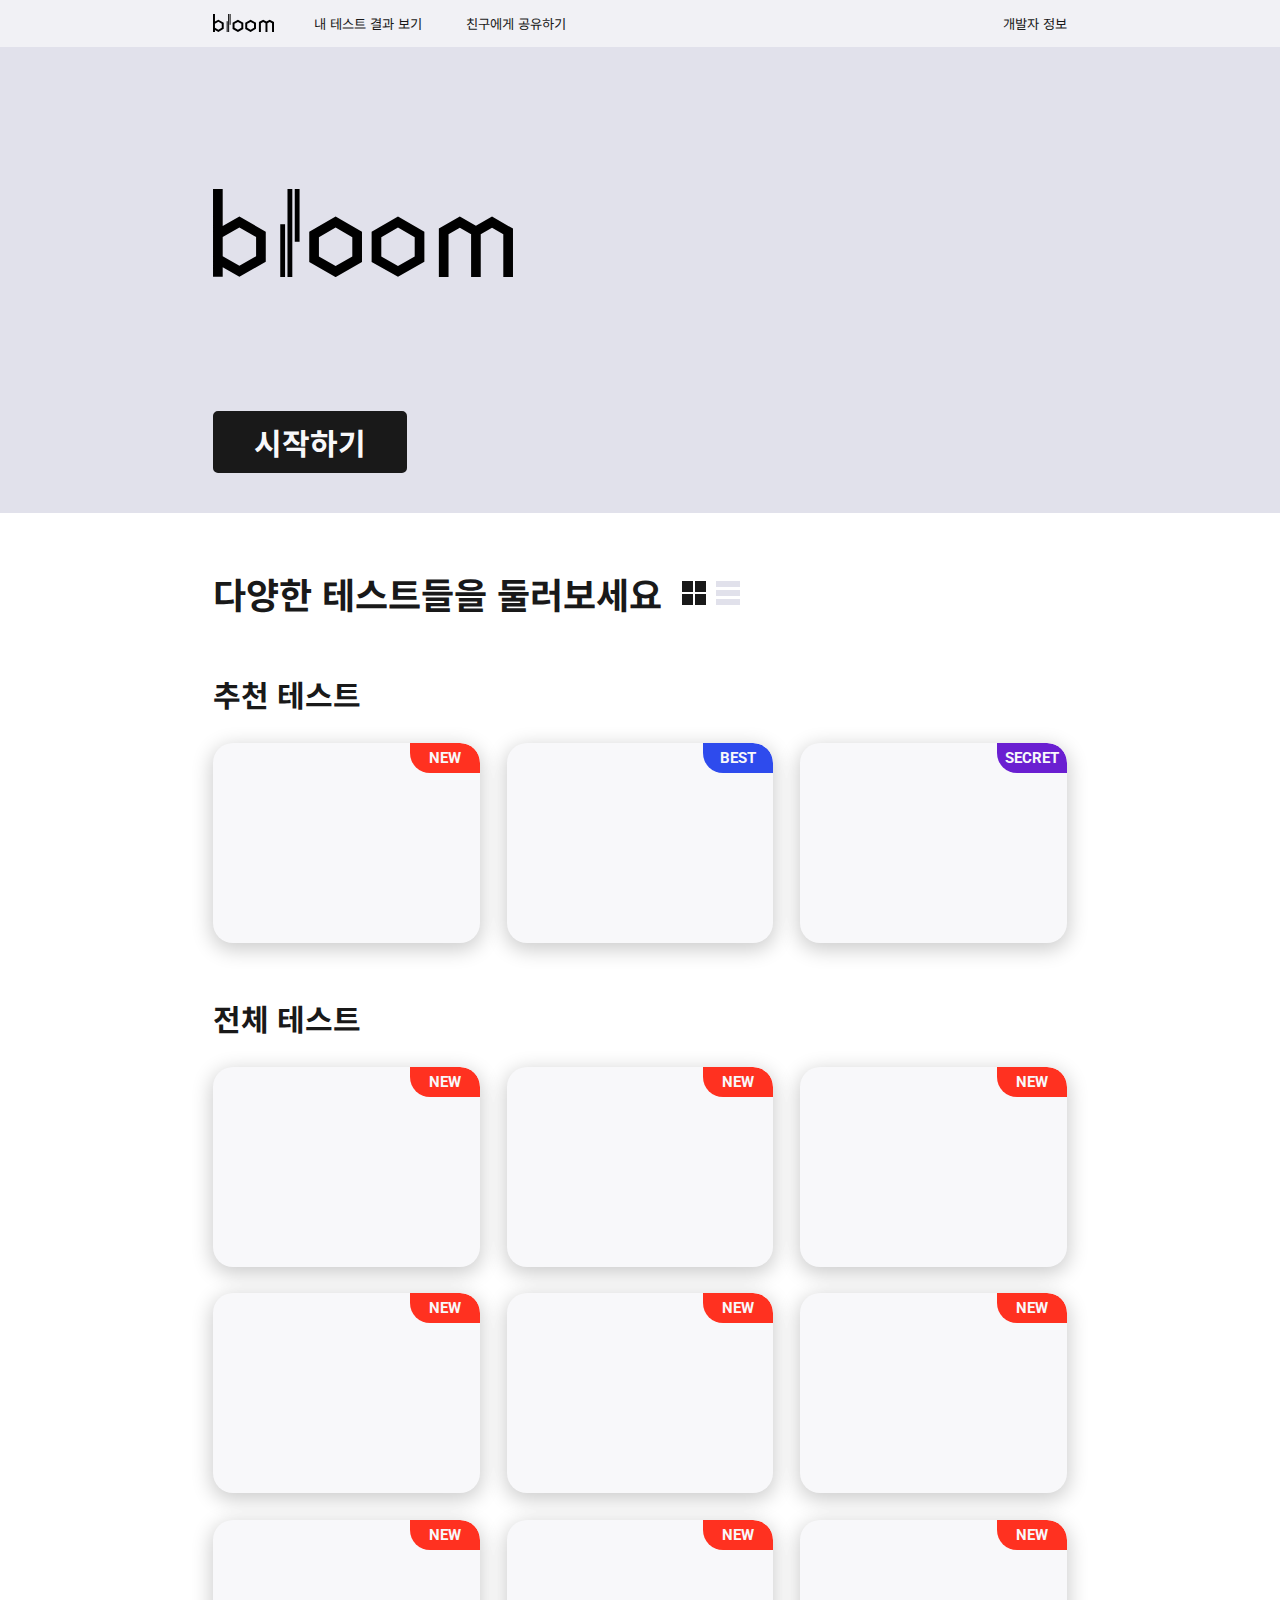
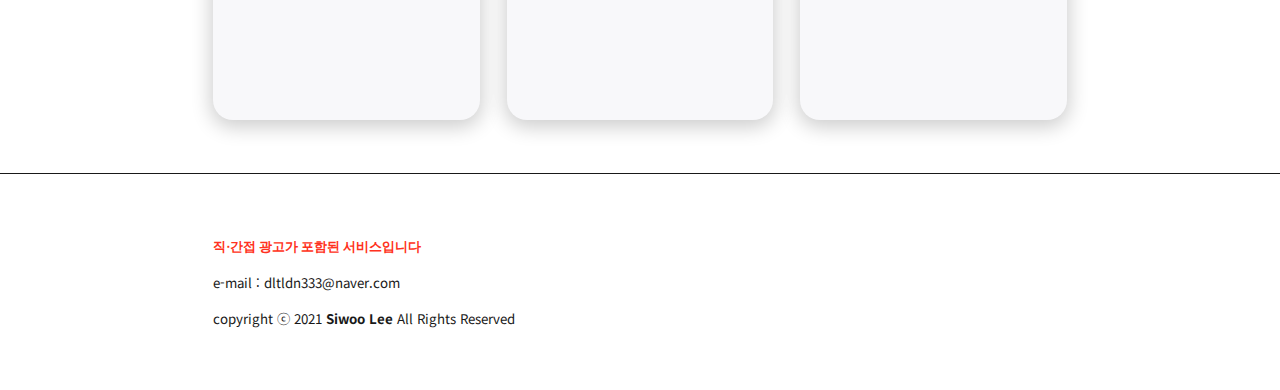
<file: index.html>
<!DOCTYPE html>
<html lang="ko">
<head>
    <meta charset="UTF-8">
    <meta name="viewport" content="width=device-width, initial-scale=1.0">
    <meta name="msapplication-tap-highlight" content="no">
    <meta class="headcolor" name="theme-color">
    <title>BLOOM : 테스트</title>
    <link rel="stylesheet" href="styles.css">
    <link rel="icon" type="image/png" href="img/favicon.png">
</head>
<body>
    <header>
        <div class="header_box">
            <img class="logo" src="vector/logo.svg" alt="bloom">
            <input type="checkbox" id="simbol_button" class="button_check">
            <label for="simbol_button" class="mobile_logo_btn" id="logo_btn" ontouchstart="">
                <svg class="mobile_logo" data-name="레이어 1" xmlns="http://www.w3.org/2000/svg" viewBox="0 0 15.78 25.3"><polygon points="8.23 7.91 5.53 9.45 5.53 0 4.15 0 4.15 15.17 5.53 15.17 5.53 12.62 8.23 11.06 13.01 13.82 13.01 19.34 8.23 22.1 3.45 19.34 3.45 0 2.07 0 2.07 25.3 3.45 25.3 3.45 22.5 8.23 25.26 15.78 20.9 15.78 12.26 8.23 7.91"/><rect y="10.13" width="1.38" height="15.17"/></svg>
            </label>
            <span class="header_grd"></span>
            <ul class="mobile_nav">
                <li id="test_result"><a href="#"><span ontouchstart=""><svg id="레이어_1" data-name="레이어 1" xmlns="http://www.w3.org/2000/svg" viewBox="-3 -3 66 66"><path d="M73,20H27a7,7,0,0,0-7,7V73a7,7,0,0,0,7,7H73a7,7,0,0,0,7-7V27A7,7,0,0,0,73,20ZM31,68a4,4,0,1,1,4-4A4,4,0,0,1,31,68Zm0-14a4,4,0,1,1,4-4A4,4,0,0,1,31,54Zm0-14a4,4,0,1,1,4-4A4,4,0,0,1,31,40ZM73,66a1,1,0,0,1-1,1H42a1,1,0,0,1-1-1V62a1,1,0,0,1,1-1H72a1,1,0,0,1,1,1Zm0-14a1,1,0,0,1-1,1H42a1,1,0,0,1-1-1V48a1,1,0,0,1,1-1H72a1,1,0,0,1,1,1Zm0-14a1,1,0,0,1-1,1H42a1,1,0,0,1-1-1V34a1,1,0,0,1,1-1H72a1,1,0,0,1,1,1Z" transform="translate(-20 -20)"/></svg>
                </span></a><p>내 테스트 결과 보기</p></li>
                <li id="share_to_friends"><a href="javascript:void(0)"><span ontouchstart=""><svg version="1.1" id="레이어_1" xmlns="http://www.w3.org/2000/svg" viewBox="-3 -3 66 66"><path class="st0" d="M53,0H7C3.1,0,0,3.1,0,7v46c0,3.9,3.1,7,7,7h46c3.9,0,7-3.1,7-7V7C60,3.1,56.9,0,53,0z M21,30c0,0.1,0,0.1,0,0.2l20.2,10.1c2.6-2.1,6.4-1.7,8.4,0.9c2.1,2.6,1.7,6.4-0.9,8.4c-2.6,2.1-6.4,1.7-8.4-0.9C39.5,47.7,39,46.4,39,45c0-0.1,0-0.1,0-0.2L18.8,34.7c-2.6,2.1-6.4,1.7-8.4-0.9s-1.7-6.4,0.9-8.4c2.2-1.8,5.3-1.8,7.5,0L39,15.2c0-0.1,0-0.1,0-0.2c0-3.3,2.7-6,6-6c3.3,0,6,2.7,6,6s-2.7,6-6,6c-1.4,0-2.7-0.5-3.8-1.3L21,29.8C21,29.9,21,29.9,21,30z"/></svg>
                </span></a><p>친구에게 공유하기</p></li>
                <li id="developer_info"><a href="#"><span ontouchstart=""><svg version="1.1" id="레이어_1" xmlns="http://www.w3.org/2000/svg" viewBox="-3 -3 76 76"><path class="st0" d="M35,0C15.7,0,0,15.7,0,35s15.7,35,35,35s35-15.7,35-35S54.3,0,35,0z M34.5,11.5c4.4,0,8,3.6,8,8s-3.6,8-8,8s-8-3.6-8-8S30.1,11.5,34.5,11.5z M44.5,57.5c0,0.6-0.4,1-1,1h-17c-0.6,0-1-0.4-1-1v-6c0-0.6,0.4-1,1-1h4v-10h-4c-0.6,0-1-0.4-1-1v-6c0-0.6,0.4-1,1-1h13c0.6,0,1,0.4,1,1v17h3c0.6,0,1,0.4,1,1V57.5z"/></svg>
                </span></a><p>개발자 정보</p></li>
            </ul>
            <nav>
                <ul class="left_nav">
                    <li><a href="#">내 테스트 결과 보기</a></li>
                    <li><a href="javascript:void(0)">친구에게 공유하기</a></li>
                </ul>
                <ul class="right_nav">
                    <li><a href="#">개발자 정보</a></li>
                </ul>
            </nav>
        </div>
    </header>
    <section class="slider_section">
        <div class="slider_box">
            <div class="slider_item">
                <img class="slider_title" src="vector/logo.svg" alt="">
                <!-- <h1>Lee Siwoo</h1> -->
                <button type="button" onclick="location.href='#'" id="big_start_button" ontouchstart="">시작하기</button>
            </div>
        </div>
    </section>
    <section class="contents_section">
        <div id="title_and_align_btn">
            <h2>다양한 테스트들을 둘러보세요</h2>
            <svg id="block_align_btn" data-name="레이어 1" ontouchstart="" xmlns="http://www.w3.org/2000/svg" viewBox="0 0 24 24"><rect width="11" height="11"/><rect x="13" width="11" height="11"/><rect y="13" width="11" height="11"/><rect x="13" y="13" width="11" height="11"/></svg>
            <svg id="list_align_btn" data-name="레이어 1" ontouchstart="" xmlns="http://www.w3.org/2000/svg" viewBox="0 0 24 24"><rect width="24" height="6"/><rect y="9" width="24" height="6"/><rect y="18" width="24" height="6"/></svg>
            <span id="block_align_text">블럭으로 정렬하기</span>
            <span id="list_align_text">리스트로 정렬하기</span>
        </div>
        <section id="change_view" class="block_view">
            <!-- 추천 테스트 -->
            <h3 class="tests_headline">추천 테스트</h3>
            <div class=" contents_space" >
                <div class="contents_block"> 
                    <span class="small_new_tag">NEW</span>
                    <div>
                    </div>
                </div>
                <div class="contents_block"> 
                    <span class="small_best_tag">BEST</span>
                    <div>
                    </div>
                </div>
                <div class="contents_block"> 
                    <span class="small_secret_tag">SECRET</span>
                    <div>
                    </div>
                </div>
            </div>
            <!-- 전체 테스트 -->
            <h3 class="tests_headline">전체 테스트</h3>       
            <div class="contents_space">
                <div class="contents_block"> 
                    <div>

                    </div>
                    <span class="small_new_tag">NEW</span>
                </div>
                <div class="contents_block"> 
                    <div>

                    </div>
                    <span class="small_new_tag">NEW</span>
                </div>
                <div class="contents_block"> 
                    <div>

                    </div>
                    <span class="small_new_tag">NEW</span>
                </div>
                <div class="contents_block"> 
                    <div>

                    </div>
                    <span class="small_new_tag">NEW</span>
                </div>
                <div class="contents_block"> 
                    <div>

                    </div>
                    <span class="small_new_tag">NEW</span>
                </div>
                <div class="contents_block"> 
                    <div>

                    </div>
                    <span class="small_new_tag">NEW</span>
                </div>
                <div class="contents_block"> 
                    <div>

                    </div>
                    <span class="small_new_tag">NEW</span>
                </div>
                <div class="contents_block"> 
                    <div>

                    </div>
                    <span class="small_new_tag">NEW</span>
                </div>
                <div class="contents_block"> 
                    <div>

                    </div>
                    <span class="small_new_tag">NEW</span>
                </div>
            </div>
        </section>
    </section>
    <footer>
        <p><span id="add_message">직∙간접 광고가 포함된 서비스입니다</span><br>e-mail : dltldn333@naver.com<br>copyright ⓒ 2021 <b>Siwoo Lee</b> All Rights Reserved </p>
    </footer>
    <script src="https://ajax.googleapis.com/ajax/libs/jquery/3.4.1/jquery.min.js"></script>
    <script src="displayControl.js"></script>
</body>
</html>
</file>
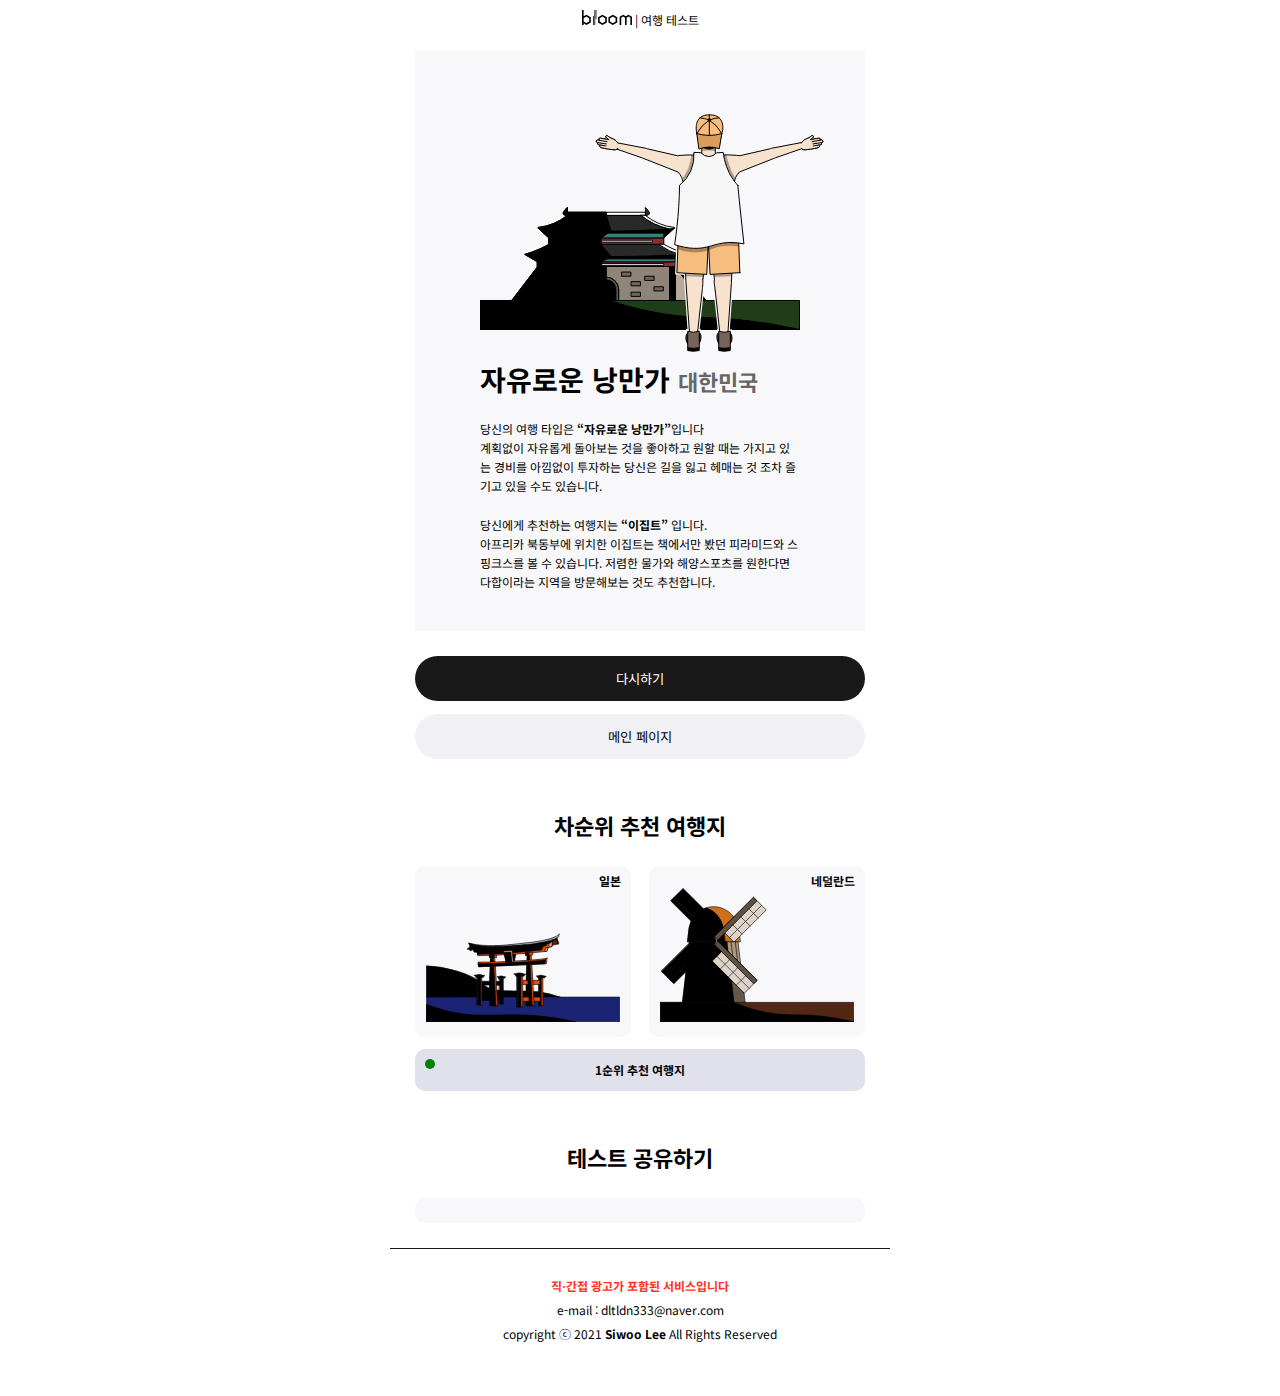
<file: travel_test/travel_result_page.html>
<!DOCTYPE html>
<html lang="ko">
<head>
    <meta charset="UTF-8">
    <meta name="viewport" content="width=device-width, initial-scale=1.0">
    <title>테스트 결과</title>
    <link rel="stylesheet" href="travel_result_style.css">
    <link rel="icon" type="image/png" href="../img/favicon.png">
</head>
<body>
    <div class="space">
        <header>
            <a href="../index.html"><img src="../vector/logo.svg" alt="BLOOM"></a>
            <h1>&nbsp| 여행 테스트</h1>
        </header>
        <div class="travel_result_section">
            <div id="type_space"><img src="type_svg/Type_FAM.svg" alt=""></div>
            <div id="place_space"><img src="palce_svg/Korea.svg" alt=""></div>
            <h3>자유로운 낭만가 </h3>
            <h4>대한민국</h4>
            <p> <br>당신의 여행 타입은 <b>“자유로운 낭만가”</b>입니다<br>
                계획없이 자유롭게 돌아보는 것을 좋아하고 원할 때는
               가지고 있는 경비를 아낌없이 투자하는 당신은 
               길을 잃고 헤매는 것 조차 즐기고 있을 수도 있습니다.<br><br>
            </p>
            <p>당신에게 추천하는 여행지는 <b>“이집트”</b>
               입니다.<br> 아프리카 북동부에 위치한 이집트는 책에서만
               봤던 피라미드와 스핑크스를 볼 수 있습니다.
                저렴한 물가와 해양스포츠를 원한다면 다합이라는 
               지역을 방문해보는 것도 추천합니다.</p>
        </div>
        <button type="button" onclick="location.href=''" class="button_style" id="restart_btn" ontouchstart="">다시하기</button>
        <button type="button" onclick="location.href='../index.html'" class="button_style" id="go_to_main_btn" ontouchstart="">메인 페이지</button>
        <h4 class="sub_title">차순위 추천 여행지</h4>
        <div id="ranked_place">
            <div id="second_place" class="place_change">
                <div class="selected_place"></div>
                <span>일본</span>
                <img src="palce_svg/Japan.svg" alt="">
            </div>
            <div id="third_place" class="place_change">
                <div class="selected_place"></div>
                <span>네덜란드</span>
                <img src="palce_svg/Netherlands.svg" alt="">
            </div>
        </div>
        <span id="first_place"><div class="selected_place"></div>1순위 추천 여행지</span>
        <h4 class="sub_title">테스트 공유하기</h4>
        <div id="share_box"><div class="addthis_inline_share_toolbox"></div></div>
        <footer>
            <p><span id="add_message">직∙간접 광고가 포함된 서비스입니다</span><br>e-mail : dltldn333@naver.com<br>copyright ⓒ 2021 <b>Siwoo Lee</b> All Rights Reserved </p>
        </footer>
    </div>
    <script type="text/javascript" src="//s7.addthis.com/js/300/addthis_widget.js#pubid=ra-60686694891926ce"></script>
    <script src="https://ajax.googleapis.com/ajax/libs/jquery/3.4.1/jquery.min.js"></script>
</body>
</html>
</file>
<file: styles.css>
/* noto snas kr 레귤러, 볼드/ roboto 레귤러, 볼드 */
@import url('https://fonts.googleapis.com/css2?family=Noto+Sans+KR:wght@400;700&family=Roboto:wght@400;700&display=swap');

/* 임시설정 */

h1{
    font-family: 'Roboto', sans-serif;
    color: #191919;
    font-size: 16vw;
    margin-bottom: 10%;
}


/* 기본설정 */

::-webkit-scrollbar{
    display: none;
}

* {
    box-sizing: border-box;
    margin: 0;
    padding: 0;
    user-select: none;
    -webkit-user-select: none;
    -ms-user-select: none;
    -webkit-tap-highlight-color: transparent;
}

*:focus{
    outline: 0;
}

span {
    font-family: 'Roboto', sans-serif;
    color: #191919;
}

p,
li,
a,
button,
h2,
h3 {
    font-family: 'Noto Sans KR', sans-serif;
    letter-spacing: -0.039%;
    font-weight: 400;
    font-size: 1.04vw;
    color: #191919;
    text-decoration: none;
}

/*-------------------------------------------

                   pc용 CSS
 
--------------------------------------------*/

/* 푸터설정 */

footer{
    font-size: 1.5rem;
    padding: 4.17% 16.67%;
    margin-top: 4.17%;
    line-height: 150%;
    border-top: solid 1px #191919;
}


#add_message {
    color: #ff3120;
    font-weight: 700;
}

/* 헤더설정 */

header {
    background-color: #f1f1f5;
    position: relative;
    width: 100%;
    height: 0;
    overflow: hidden;
    min-height: 40px;
    padding-top: 3.65%;
}

header div {
    display: flex;
    justify-content: flex-start;
    align-items: center;
    margin: auto;
    width: 66.67%;
    position: absolute;
    top: 0;
    right: 0;
    bottom: 0;
    left: 0;
}

.logo {
    cursor: pointer;
    width: 7.81%;
    margin-right: 20px;
    min-width: 60px;
}

nav {
    display: flex;
    justify-content: space-between;
    width: 100%;
}

.left_nav,
.right_nav,
.mobile_nav {
    list-style: none;
}

.left_nav li {
    display: inline-block;
    margin: 0 20px;
}


.left_nav li a:hover,
.right_nav li a:hover {
    font-weight: 700;
}

.mobile_logo,
.mobile_nav,
#simbol_button{
    display: none;
}


/* -----------------------
            슬라이더
------------------------ */

.slider_section {
    background-color: #E1E1EB;
    position: relative;
    width: 100%;
    height: 0;
    overflow: hidden;
    padding-top: 36.46%;
    min-height: 400px;
}


.slider_box {
    position: absolute;
    top: 0;
    right: 0;
    bottom: 0;
    left: 0;
}

.slider_item {
    display: flex;
    flex-direction: column;
    justify-content: flex-end;
    width: 66.67%;
    height: 100%;
    margin: auto;
    padding-bottom: 3.13%;
}

#big_start_button {
    display: inline-block;
    padding: 0.86% 0;
    /* font-size: 1.56vw; */
    font-size: 1.875rem;
    font-weight: 700;
    color: #f8f8fa;
    border-radius: 5px;
    background-color: #191919;
    outline: 0;
    border: solid 2px #191919;
    box-sizing: border-box;
    cursor: pointer;
    width: 22.66%;
    /* width: 290px; */
}

#big_start_button:hover {
    background-color: rgba(248, 248, 250, 50%);
    color: #191919;
}

.slider_title {
    display: inline-block;
    margin-bottom: 15.63%;
    width: 35.16%;
}

/*---------------- 
        콘텐츠 
----------------*/

.contents_section {
    width: 66.67%;
    margin: auto;
}

#title_and_align_btn {
    margin-top: 6.25%;
    display: flex;
    align-items: center;
}

#title_and_align_btn h2 {
    display: inline-block;
    font-size: 2.25rem;
    font-weight: 700;
    margin-right: 20px;
}

.tests_headline {
    margin-top: 6.25%;
    font-size: 1.875rem;
    font-weight: 700;
}

/* 정렬 아이콘 */

#block_align_btn,
#list_align_btn {
    display: inline-block;
    width: 24px;
    height: 24px;
    margin-right: 10px;
    cursor: pointer;
    -webkit-tap-highlight-color: transparent;

}

#block_align_text,
#list_align_text {
    display: none;
    font-family: 'Noto Sans KR', sans-serif;
    letter-spacing: -0.039%;
    font-weight: 700;
    font-size: 1.25rem;
    text-decoration: underline;
}

#block_align_btn {
    fill: #191919;
}

#list_align_btn {
    fill: #E1E1EB;
}

#block_align_btn:hover,
#list_align_btn:hover {
    transform: scale(1.3);
}

#block_align_btn:hover~#block_align_text,
#list_align_btn:hover~#list_align_text {
    display: inline-block;
}


/* 블럭정렬*/

/* 블럭 형식 변형 모션 */

@keyframes blockShowMotion{
    from{
        transform: translateY(10%);
        opacity: 0;
    }
    to{
        transform: translateY(0);
        opacity: 1;
    }
}

@keyframes listShowMotion{
    from{
        transform: translateY(20%);
        opacity: 0;
    }
    to{
        transform: translateY(0);
        opacity: 1;
    }
}


.block_view .contents_space {
    display: flex;
    flex-wrap: wrap;
    justify-content: flex-start;
}

.block_view .contents_block {
    position: relative;
    width: 31.25%;
    border-radius: 20px;
    background-color: #F8F8FA;
    overflow: hidden;
    margin-top: 3.125%;
    margin-right: 3.125%;
    box-shadow: 0 5px 20px 2px rgba(0, 0, 0, 20%);
    cursor: pointer;
    animation: blockShowMotion 0.6s cubic-bezier(0.34, 1.56, 0.64, 1);
}

.block_view .contents_block:hover {
    transform: scale(0.95);
    z-index: 10;
    transition: transform 0.6s cubic-bezier(0.34, 1.56, 0.64, 1);
}

.block_view .contents_block:nth-of-type(3n) {
    margin-right: 0;
}

.block_view .contents_block:before {
    content: "";
    padding-top: 75%;
    display: block;
}

.block_view .contents_block div {
    position: absolute;
    top: 0;
    bottom: 0;
    left: 0;
    right: 0;
}

.block_view .contents_block div img {
    margin: 25% 10%
}

/* 리스트 정렬 */

.list_view .contents_space {
    display: flex;
    flex-direction: column;
}

.list_view .contents_block {
    position: relative;
    width: 100%;
    border-radius: 20px;
    margin-top: 3.125%;
    background-color: #F8F8FA;
    overflow: hidden;
    cursor: pointer;
    box-shadow: 0 5px 10px 2px rgba(0, 0, 0, 20%);
    animation: listShowMotion 0.6s cubic-bezier(0.34, 1.56, 0.64, 1);
}

.list_view .contents_block:hover{
    transform: scale(1.05);
    z-index: 10;
    transition: transform 0.6s cubic-bezier(0.34, 1.56, 0.64, 1);
}

.list_view .contents_block:before {
    content: "";
    padding-top: 9.375%;
    display: block;
}

.list_view .contents_block div {
    position: absolute;
    top: 0;
    bottom: 0;
    left: 0;
    right: 0;
}

.list_view .contents_block div img {
    margin: 25% 10%
}


/* 작은 태그 */

.small_new_tag {
    background-color: #ff3120;
}

.small_best_tag {
    background-color: #2e4bed;
}

.small_secret_tag {
    background-color: #6A1FD1;
}

.small_new_tag,
.small_best_tag,
.small_secret_tag{
    position: absolute;
    top: 0;
    right: 0;
    color: #f8f8fa;
    border-radius: 0 20px;
    width: 70px;
    text-align: center;
    font-size: 15px;
    font-weight: 700;
    padding: 6px 0;
}



/*-------------------------------------------

                   태블릭용 CSS
 
--------------------------------------------*/
/* @media all and (max-width:960px){
    header div {
        width: 90%;
    }

    .slider_item{
        width: 90%;
    }

    .contents_section{
        width: 90%;
    }

    .block_view .contents_block {
        position: relative;
        width: 48.43%;
    }

    .block_view .contents_block:nth-of-type(2n) {
        margin-right: 0;
    }

    .block_view .contents_block:nth-of-type(3n) {
        margin-right: 3.125%;
    }
} */



/*-------------------------------------------

                   모바일용 CSS
 
--------------------------------------------*/

@media all and (max-width:960px){

/* 헤더설정 */


header {
    background-color: unset;
    position: absolute;
    width: 100%;
    height: unset;
    overflow: hidden;
    min-height: 0px;
    z-index: 10;
    padding-top: 66.67%;
}


.header_box {
    position: absolute;
    display: flex;
    flex-direction: column;
    align-items: center;
    margin: auto;
    width: 87.2%;
}

.logo,
.left_nav,
.right_nav {
    display: none;
}

.mobile_logo,
.mobile_nav{
    display: inline-block;
}

.mobile_logo{
    display: inline-block;
    transition: transform 0.6s cubic-bezier(0.85, 0, 0.15, 1);
}

.mobile_logo_btn{
    border-radius: 50%;
    width: 21.41%;
    padding-top: 21.41%;
    height: 0;
    margin: 4.59% 0;
    transform: scale(1.0);
    transition: transform 0.6s cubic-bezier(0.85, 0, 0.15, 1);
    transition: opacity 0.4s cubic-bezier(0.5, 0, 0.75, 0) 0.3s;
    box-sizing: content-box;
    background-color: rgba(255, 255, 255, 100%);
    box-shadow: 0 5px 10px 2px rgba(0, 0, 0, 10%);
    z-index: 20;
    -webkit-tap-highlight-color: transparent;
}

.btn_mode_off {
    border-radius: 50%;
    width: 21.41%;
    padding-top: 21.41%;
    height: 0;
    margin: 4.59% 0;
    transform: scale(1.0);
    transition: transform 0.6s cubic-bezier(0.85, 0, 0.15, 1);
    transition: opacity 0.4s cubic-bezier(0.5, 0, 0.75, 0) 0.3s;
    box-sizing: content-box;
    animation: fadein_btn 0.6s forwards;
}

@keyframes fadein_btn {
    from{
        background-color: rgba(255, 255, 255, 100%);
        box-shadow: 0 5px 10px 2px rgba(0, 0, 0, 10%);
    }
    to{
        background-color: rgba(255, 255, 255, 0%);
        box-shadow: 0 5px 10px 2px rgba(0, 0, 0, 0%);
    }
}


.mobile_logo_btn:active {
    transform: scale(1.2);
}

.mobile_logo{
    position: absolute;
    margin-top: 4.59%;
    top: 0;
    bottom: 0;
    left: 0;
    right: 0;
    width: 38%;
    margin: auto;
    
}

.mobile_nav{
    width: 100%;
    position: absolute;
    height: 100%;
    width: 100%;
    z-index: 12;
}

.mobile_nav li{
    position: absolute;
    width: 30.58%;
    text-align: center;
}

.mobile_nav span{
    position: relative;
    display: block;
    background-color: white;
    width: 50%;
    padding-top: 50%;
    border-radius: 50%;
    box-shadow: 0 5px 5px rgba(0, 0, 0, 10%);
    margin: auto;
}

.mobile_nav span:active{
    transform: scale(1.1);
}

.mobile_nav svg{
    position: absolute;
    top: 0;
    bottom: 0;
    left: 0;
    right: 0;
    margin: auto;
    width: 60%;
    fill: none;
    stroke: black;
    stroke-width: 3.5px;
}

.mobile_nav span:active svg{
    fill: gray;
    /* stroke: none; */
}

#developer_info svg{
    width: 70%;
}

.mobile_nav li p{
    font-size: 2.67vw;
    font-weight: 300;
}

#simbol_button:checked+.mobile_logo_btn{
    background-color: #191919 !important;
    border: solid white 3px;
}

#simbol_button:checked+.mobile_logo_btn .mobile_logo{
    fill: white;
    transform: rotate(720deg);
}

/* 버튼 등장 모션 */

/* 결과 버튼 */
#test_result{
    transition: all 0.4s cubic-bezier(0.16, 1, 0.3, 1);
    opacity: 0;
    left: 50%;
    top: 11%;
    transform:translateX(-50%);
}

#simbol_button:checked~.mobile_nav #test_result{
    /* transition: 0.2s linear forwards 0.4s; */
    transition: all 0.4s cubic-bezier(0.16, 1, 0.3, 1) 0.4s;
    opacity: 1;
    left: 0;
    top: 42%;
    transform:translateX(0);
}

/* 공유 버튼 */
#share_to_friends{
    transition: all 0.4s cubic-bezier(0.16, 1, 0.3, 1);
    opacity: 0;
    left: 50%;
    top: 11%;
    transform:translateX(-50%);
}

#simbol_button:checked~.mobile_nav #share_to_friends{
    /* transition: 0.2s linear forwards 0.4s; */
    transition: all 0.4s cubic-bezier(0.16, 1, 0.3, 1) 0.3s;
    opacity: 1;
    top: 42%;
}

/* 개발자 정보 버튼 */
#developer_info{
    transition: all 0.4s cubic-bezier(0.16, 1, 0.3, 1);
    opacity: 0;
    right: 50%;
    top: 11%;
    transform:translateX(50%);
}

#simbol_button:checked~.mobile_nav #developer_info{
    transition: all 0.4s cubic-bezier(0.16, 1, 0.3, 1) 0.2s;
    opacity: 1;
    right: 0;
    top: 42%;
    transform:translateX(0);
}

/* 버튼 텍스트 조정 */

.mobile_nav p{
    margin-top: 5%;
    font-weight: 700;
    font-family: 'Noto Sans KR', sans-serif;
    letter-spacing: -0.039%;
    color: #191919;
    text-shadow: 0 3px 3px rgba(0, 0, 0, 10%); 
    font-size: 3.2vw;
    opacity: 0;
}

#simbol_button:checked~.mobile_nav p{
    transition: all 0.6s cubic-bezier(0.7, 0, 0.84, 0) 0.5s;
    opacity: 1;
}

/* 버튼 배경 조정 */
.header_grd{
    display: block;
    position: absolute;
    background: linear-gradient( rgba(255, 255, 255, 40%)0%, rgba(255, 255, 255, 30%)60%, rgba(255, 255, 255,0%)100%);
    z-index: 11;
    width: 114.7%;
    height: 100%;
    top: 0;
    bottom: 0;
    opacity: 0;
    transition: opacity 0.5s cubic-bezier(0.16, 1, 0.3, 1);
}

#simbol_button:checked~.header_grd{
    opacity: 1;
    transition: opacity 3s cubic-bezier(0.16, 1, 0.3, 1);
}

/* -----------------------
            슬라이더
------------------------ */

.slider_section {
    padding-top: 133.34%;
    background-color: slategray;
}

.slider_box {
    position: absolute;
    top: 0;
    right: 0;
    bottom: 0;
    left: 0;
}

.slider_item {
    flex-direction: column;
    justify-content: flex-end;
    align-items: center;
    width: 87.2%;
    padding-bottom: 7.65%;
}

#big_start_button {
    display: inline-block;
    padding: 1.99% 0;
    font-size: 4vw;
    font-weight: 700;
    color: #f8f8fa;
    width: 44.34%;
    border: 2px solid #191919;
    transition: transform 0.3s cubic-bezier(0.34, 1.56, 0.64, 1);
}

#big_start_button:hover {
    background-color: #191919;
    color: #f8f8fa;
}

#big_start_button:active {
    transition: transform 0.3s cubic-bezier(0.34, 1.56, 0.64, 1);
    transform: scale(0.9);
    background-color: rgba(248, 248, 250, 50%);
    color: #191919;
}

.slider_title {
    display: inline-block;
    margin-bottom: 12.23%;
    width: 68.81%;
}


/*---------------- 
        콘텐츠 
----------------*/

.contents_section {
    width: 87.2%;
}

#title_and_align_btn {
    margin-top: 9.17%;
}

#title_and_align_btn h2 {
    font-size: 4.8vw;
    margin-right: 6.12%;
}

.tests_headline {
    margin-top: 9.17%;
    font-size: 9.6vw;
    font-weight: 700;
    color: #191919;
}

/* 정렬 아이콘 */

#block_align_btn,
#list_align_btn {
    display: inline-block;
    width: 7.34%;
    height: 7.34%;
    cursor: pointer;
}

#list_align_btn {
    margin-right: 0;
}

#block_align_btn{
    margin-right: 3.06%;
}

#block_align_btn:active,
#list_align_btn:active {
    transform: scale(1.3) !important;
}
#block_align_btn:hover,
#list_align_btn:hover {
    transform: scale(1.0);
}

#block_align_btn:hover~#block_align_text,
#list_align_btn:hover~#list_align_text {
    display: none;
}


/* 블럭정렬 */

.block_view .contents_space {
    flex-direction: column;
}

.block_view .contents_block {
    width: 100%;
    border-radius: 10px;
    margin: 4.59% 0;
    margin-right: 0;
}

.block_view .contents_block:before {
    padding-top: 120%;
}

/* 리스트 정렬 */

.list_view .contents_block {
    border-radius: 10px;
    margin-top: 3.125%;
}

.list_view .contents_block:before {
    padding-top: 21.4%;
}

/* 작은 태그 */

.small_new_tag,
.small_best_tag,
.small_secret_tag{
    border-radius: 0 10px;
    width: 15.29%;
    font-size: 2.67vw;
    padding: 1.83% 0;
    min-width: 50px;
}

.contents_block{
    -webkit-tap-highlight-color: transparent;
}

.contents_block:focus{
    outline: 0 ;
}

.block_view .contents_block:hover {
    transform: none;
    z-index: 2;
}

.list_view .contents_block:hover {
    transform: none;
}


.block_view .contents_block:active {
    transition: transform 0.6s cubic-bezier(0.34, 1.56, 0.64, 1);
    transform: scale(0.95);
}

.list_view .contents_block:active {
    transition: transform 0.6s cubic-bezier(0.34, 1.56, 0.64, 1);
    transform: scale(0.95);
}

/* 모바일 미디어쿼리 종료 */
}
</file>
<file: travel_test/travel_result_style.css>
/* noto snas kr 레귤러, 볼드/ roboto 레귤러, 볼드 */
@import url('https://fonts.googleapis.com/css2?family=Noto+Sans+KR:wght@400;700&family=Roboto:wght@400;700&display=swap');

/* 기본설정 */

::-webkit-scrollbar{
    display: none;
}

* {
    box-sizing: border-box;
    margin: 0;
    padding: 0;
    user-select: none;
    -webkit-user-select: none;
    -ms-user-select: none;
    -webkit-tap-highlight-color: transparent;
}

*:focus{
    outline: 0;
}

button, p, h1, h3, h4, span{ 
    font-family: 'Noto Sans KR', sans-serif;
    letter-spacing: -0.039%;
    font-weight: 400;
    text-decoration: none;
}

body, html{
    width: 100%;
    height: 100%;
    box-sizing: border-box;
    display: flex;
    flex-direction: column;
    align-items: center;

}

/* 헤더설정 */
header{
    position: fixed;
    z-index: 11;
    width: 100%;
    display: flex;
    align-items: center;
    justify-content: center;
    padding: 10px;
    background-color: white;
}

header img{
    width: 50px;
}

header h1{
    font-size: 0.75rem;
}

/* 결과 설정 */

.space{
    width: 500px;
    background-color: white;
    display: flex;
    flex-direction: column;
    align-items: center;
}

.travel_result_section {
    position: relative;
    margin-top: 10%;
    width: 90%;
    padding: 8% 13%;
    background-color: #F8F8FA;
    box-sizing: border-box;
}

.travel_result_section h3{
    display: inline;
    font-size: 1.75rem;
    font-weight: 700;
}

.travel_result_section h4{
    display: inline;
    font-size: 1.375rem;
    color: #666666;
    font-weight: 700;
    white-space: nowrap;
}

.travel_result_section #type_space{
    position: absolute;
    width: 100%;
    top: 8%;
    left: 0;
    z-index: 10;
}

.travel_result_section #place_space{
    margin-bottom: 8%;
}

.travel_result_section p{
    font-size: 0.75rem;
    font-weight: 400;
    line-height: 1.2rem;
}

/* 버튼설정 */

.button_style{ 
    cursor: pointer;
    border: 0;
    width: 90%;
    height: 45px;
    border-radius: 22.5px;
}

#restart_btn{
    margin-top: 5%;
    background-color: #191919;
    color: white;

 }

#go_to_main_btn{
    margin-top: 2.5%;
    background-color: #f1f1f5;
    margin-bottom: 10%;
}
 /* 지역 변경 */

.sub_title{
     margin-bottom: 5%;
     font-weight: 700;
     font-size: 1.375rem;
 }

 #ranked_place{
     width: 90%;
     display: flex;
     flex-direction: row;
     justify-content: space-between;
 }


 .place_change {
     position: relative;
     width: 48%;
     padding: 2.5%;
     background-color: #F8F8FA;
     border-radius: 10px;
     cursor: pointer;
     margin-bottom: 2.5%;
 }

 .selected_place{
     position: absolute;
     top: 10px;
     left: 10px;
     width: 10px;
     height: 10px;
     border-radius: 5px;
     background-color: green;
     display: none;
 }

.place_change span{
    position: absolute;
    right: 10px;
    top: 10px;
    font-weight: 700;
    font-size: 0.75rem;
    line-height: 0.8;
}

#first_place{
    position: relative;
    background-color: #F8F8FA;
    width: 90%;
    margin-bottom: 10%;
    text-align: center;
    padding: 2.5%;
    border-radius: 10px;
    cursor: pointer;
    font-weight: 700;
    font-size: 0.75rem;
}

/* 선택된 장소 */
#first_place .selected_place{
    display: block;
 }

#first_place{
    background-color: #E1E1EB;
}

/* 공유박스 */
#share_box{
    background-color: #F8F8FA;
    width: 90%;
    padding: 2.5%;
    border-radius: 10px;
}

.addthis_inline_share_toolbox div{
    display: flex;
    justify-content: space-evenly;
}

.addthis_inline_share_toolbox a{
    margin: 0 !important;
}

/* 모바일 화면 크기 맞춤 */

@media all and (max-width:768px){
    .space{
        width: 100%;
    }

    .travel_result_section #type_space{
        top: 6%;
    }
}


/* 푸터설정 */

footer{
    text-align: center;
    margin: 5%;
    padding: 5% 0;
    width: 100%;
    line-height: 2;
    border-top: solid 1px #191919;
    font-size: 0.75rem;
}

#add_message {
    color: #ff3120;
    font-weight: 700;
}
</file>
